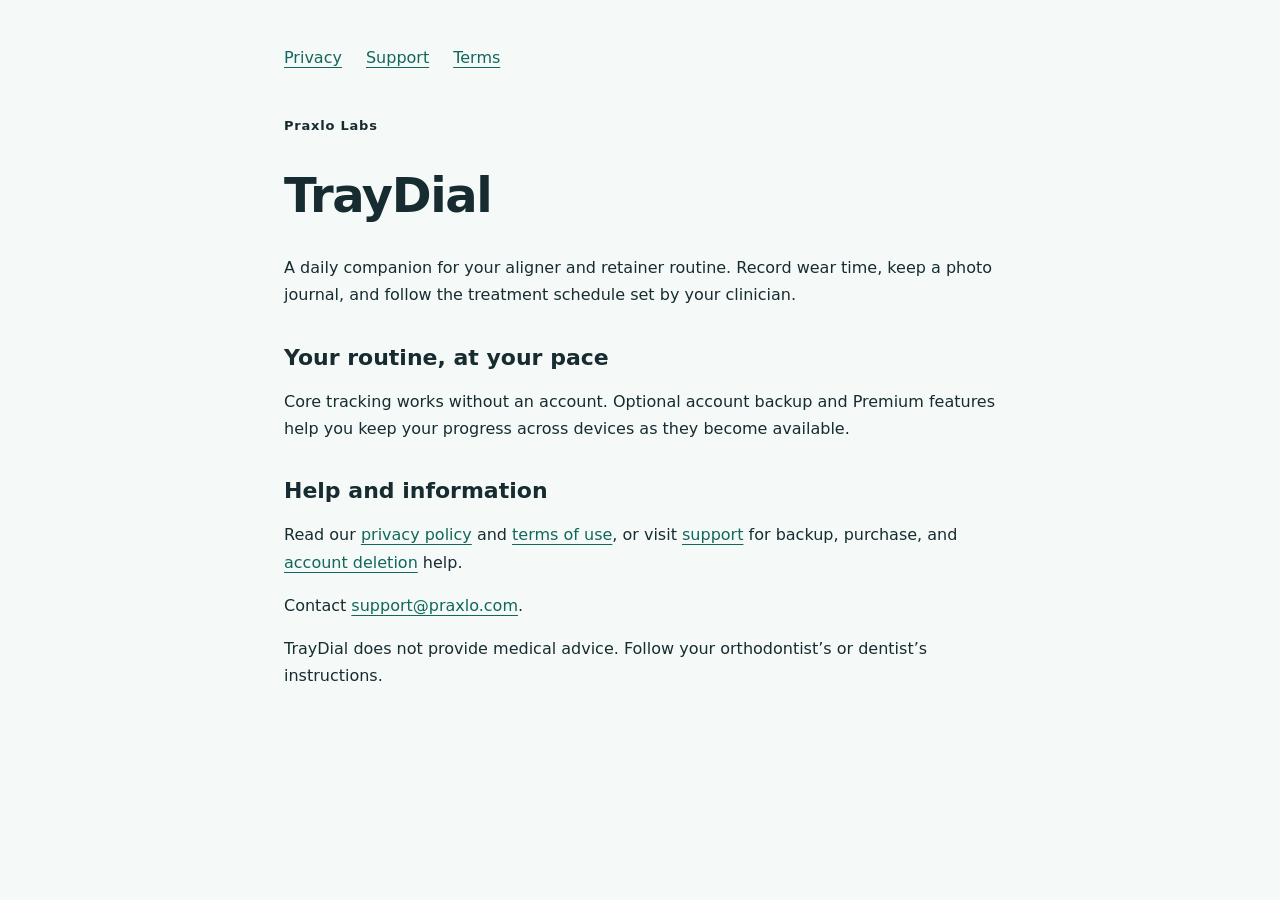
<file: index.html>
<!doctype html><html lang="en"><meta charset="utf-8"><meta name="viewport" content="width=device-width,initial-scale=1"><title>TrayDial — Praxlo Labs</title><link rel="stylesheet" href="style.css"><main><nav><a href="privacy.html">Privacy</a><a href="support.html">Support</a><a href="terms.html">Terms</a></nav><p class="eyebrow">Praxlo Labs</p><h1>TrayDial</h1><p>A daily companion for your aligner and retainer routine. Record wear time, keep a photo journal, and follow the treatment schedule set by your clinician.</p><h2>Your routine, at your pace</h2><p>Core tracking works without an account. Optional account backup and Premium features help you keep your progress across devices as they become available.</p><h2>Help and information</h2><p>Read our <a href="privacy.html">privacy policy</a> and <a href="terms.html">terms of use</a>, or visit <a href="support.html">support</a> for backup, purchase, and <a href="support.html#delete">account deletion</a> help.</p><p>Contact <a href="mailto:support@praxlo.com">support@praxlo.com</a>.</p><p>TrayDial does not provide medical advice. Follow your orthodontist’s or dentist’s instructions.</p></main></html>
</file>
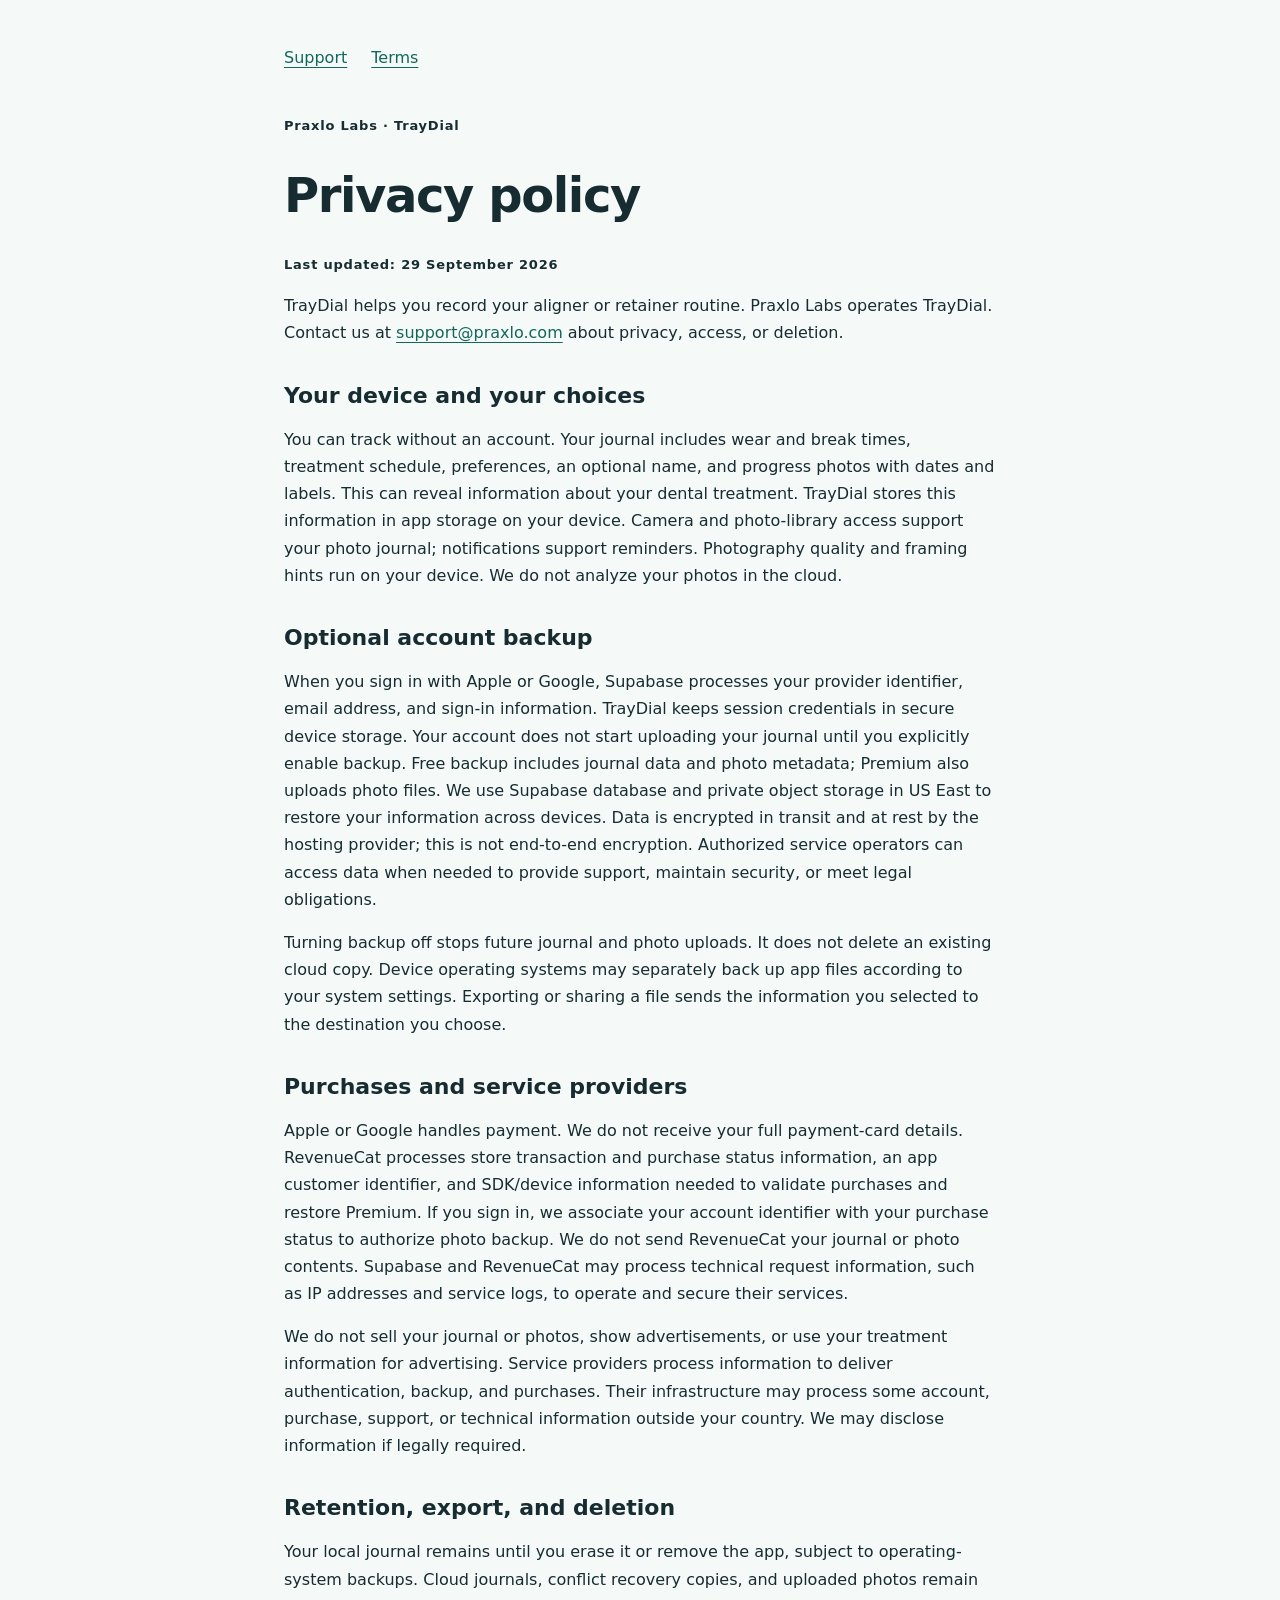
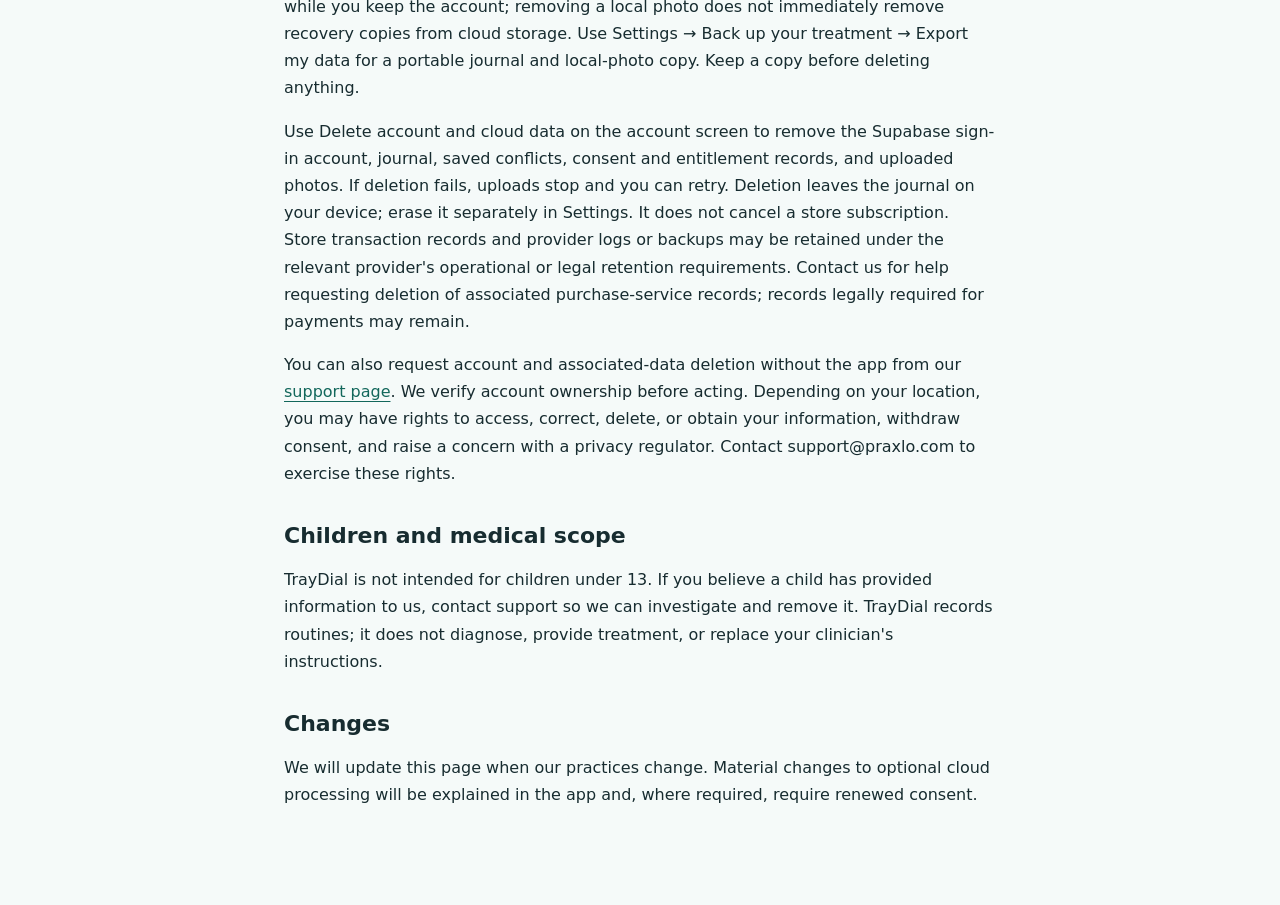
<file: privacy.html>
<!doctype html><html lang="en"><meta charset="utf-8"><meta name="viewport" content="width=device-width,initial-scale=1"><title>TrayDial Privacy Policy — Praxlo Labs</title><link rel="stylesheet" href="style.css"><main><nav><a href="support.html">Support</a><a href="terms.html">Terms</a></nav><p class="eyebrow">Praxlo Labs · TrayDial</p><h1>Privacy policy</h1><p class="eyebrow">Last updated: 29 September 2026</p>
<p>TrayDial helps you record your aligner or retainer routine. Praxlo Labs operates TrayDial. Contact us at <a href="mailto:support@praxlo.com">support@praxlo.com</a> about privacy, access, or deletion.</p>
<h2>Your device and your choices</h2><p>You can track without an account. Your journal includes wear and break times, treatment schedule, preferences, an optional name, and progress photos with dates and labels. This can reveal information about your dental treatment. TrayDial stores this information in app storage on your device. Camera and photo-library access support your photo journal; notifications support reminders. Photography quality and framing hints run on your device. We do not analyze your photos in the cloud.</p>
<h2>Optional account backup</h2><p>When you sign in with Apple or Google, Supabase processes your provider identifier, email address, and sign-in information. TrayDial keeps session credentials in secure device storage. Your account does not start uploading your journal until you explicitly enable backup. Free backup includes journal data and photo metadata; Premium also uploads photo files. We use Supabase database and private object storage in US East to restore your information across devices. Data is encrypted in transit and at rest by the hosting provider; this is not end-to-end encryption. Authorized service operators can access data when needed to provide support, maintain security, or meet legal obligations.</p>
<p>Turning backup off stops future journal and photo uploads. It does not delete an existing cloud copy. Device operating systems may separately back up app files according to your system settings. Exporting or sharing a file sends the information you selected to the destination you choose.</p>
<h2>Purchases and service providers</h2><p>Apple or Google handles payment. We do not receive your full payment-card details. RevenueCat processes store transaction and purchase status information, an app customer identifier, and SDK/device information needed to validate purchases and restore Premium. If you sign in, we associate your account identifier with your purchase status to authorize photo backup. We do not send RevenueCat your journal or photo contents. Supabase and RevenueCat may process technical request information, such as IP addresses and service logs, to operate and secure their services.</p>
<p>We do not sell your journal or photos, show advertisements, or use your treatment information for advertising. Service providers process information to deliver authentication, backup, and purchases. Their infrastructure may process some account, purchase, support, or technical information outside your country. We may disclose information if legally required.</p>
<h2>Retention, export, and deletion</h2><p>Your local journal remains until you erase it or remove the app, subject to operating-system backups. Cloud journals, conflict recovery copies, and uploaded photos remain while you keep the account; removing a local photo does not immediately remove recovery copies from cloud storage. Use Settings → Back up your treatment → Export my data for a portable journal and local-photo copy. Keep a copy before deleting anything.</p>
<p>Use Delete account and cloud data on the account screen to remove the Supabase sign-in account, journal, saved conflicts, consent and entitlement records, and uploaded photos. If deletion fails, uploads stop and you can retry. Deletion leaves the journal on your device; erase it separately in Settings. It does not cancel a store subscription. Store transaction records and provider logs or backups may be retained under the relevant provider's operational or legal retention requirements. Contact us for help requesting deletion of associated purchase-service records; records legally required for payments may remain.</p>
<p>You can also request account and associated-data deletion without the app from our <a href="support.html#delete">support page</a>. We verify account ownership before acting. Depending on your location, you may have rights to access, correct, delete, or obtain your information, withdraw consent, and raise a concern with a privacy regulator. Contact support@praxlo.com to exercise these rights.</p>
<h2>Children and medical scope</h2><p>TrayDial is not intended for children under 13. If you believe a child has provided information to us, contact support so we can investigate and remove it. TrayDial records routines; it does not diagnose, provide treatment, or replace your clinician's instructions.</p>
<h2>Changes</h2><p>We will update this page when our practices change. Material changes to optional cloud processing will be explained in the app and, where required, require renewed consent.</p></main></html>
</file>
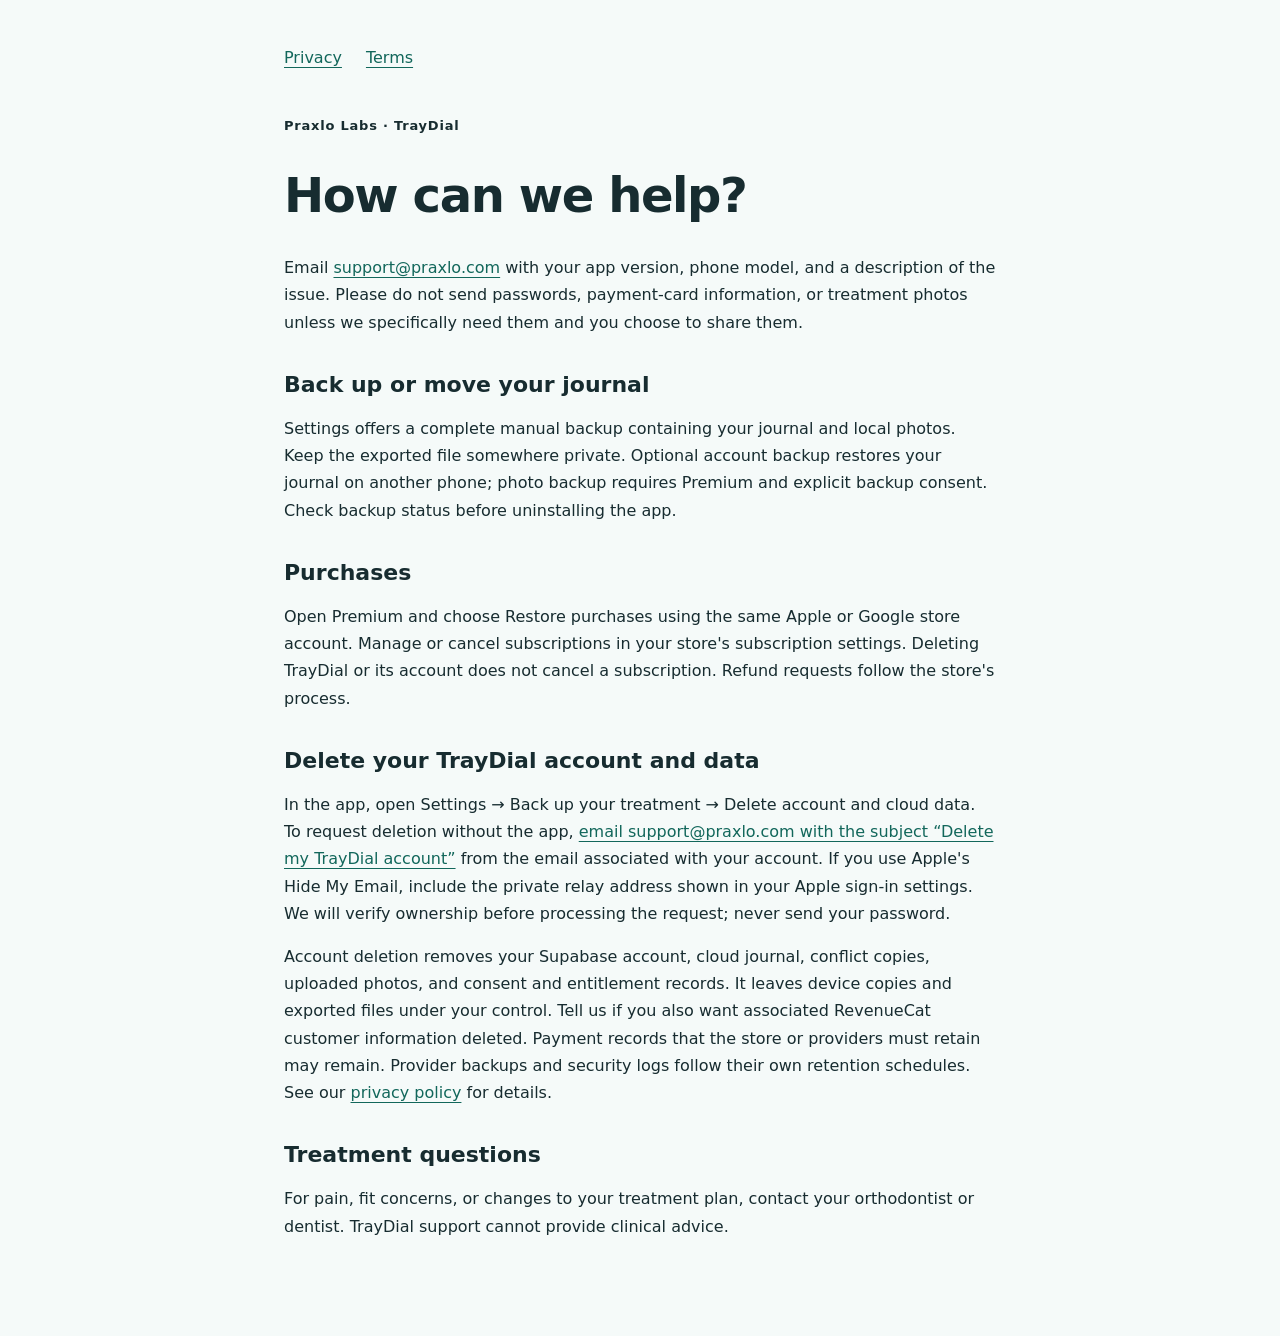
<file: support.html>
<!doctype html><html lang="en"><meta charset="utf-8"><meta name="viewport" content="width=device-width,initial-scale=1"><title>TrayDial Support — Praxlo Labs</title><link rel="stylesheet" href="style.css"><main><nav><a href="privacy.html">Privacy</a><a href="terms.html">Terms</a></nav><p class="eyebrow">Praxlo Labs · TrayDial</p><h1>How can we help?</h1><p>Email <a href="mailto:support@praxlo.com">support@praxlo.com</a> with your app version, phone model, and a description of the issue. Please do not send passwords, payment-card information, or treatment photos unless we specifically need them and you choose to share them.</p><h2>Back up or move your journal</h2><p>Settings offers a complete manual backup containing your journal and local photos. Keep the exported file somewhere private. Optional account backup restores your journal on another phone; photo backup requires Premium and explicit backup consent. Check backup status before uninstalling the app.</p><h2>Purchases</h2><p>Open Premium and choose Restore purchases using the same Apple or Google store account. Manage or cancel subscriptions in your store's subscription settings. Deleting TrayDial or its account does not cancel a subscription. Refund requests follow the store's process.</p><h2 id="delete">Delete your TrayDial account and data</h2><p>In the app, open Settings → Back up your treatment → Delete account and cloud data. To request deletion without the app, <a href="mailto:support@praxlo.com?subject=Delete%20my%20TrayDial%20account">email support@praxlo.com with the subject “Delete my TrayDial account”</a> from the email associated with your account. If you use Apple's Hide My Email, include the private relay address shown in your Apple sign-in settings. We will verify ownership before processing the request; never send your password.</p><p>Account deletion removes your Supabase account, cloud journal, conflict copies, uploaded photos, and consent and entitlement records. It leaves device copies and exported files under your control. Tell us if you also want associated RevenueCat customer information deleted. Payment records that the store or providers must retain may remain. Provider backups and security logs follow their own retention schedules. See our <a href="privacy.html">privacy policy</a> for details.</p><h2>Treatment questions</h2><p>For pain, fit concerns, or changes to your treatment plan, contact your orthodontist or dentist. TrayDial support cannot provide clinical advice.</p></main></html>
</file>
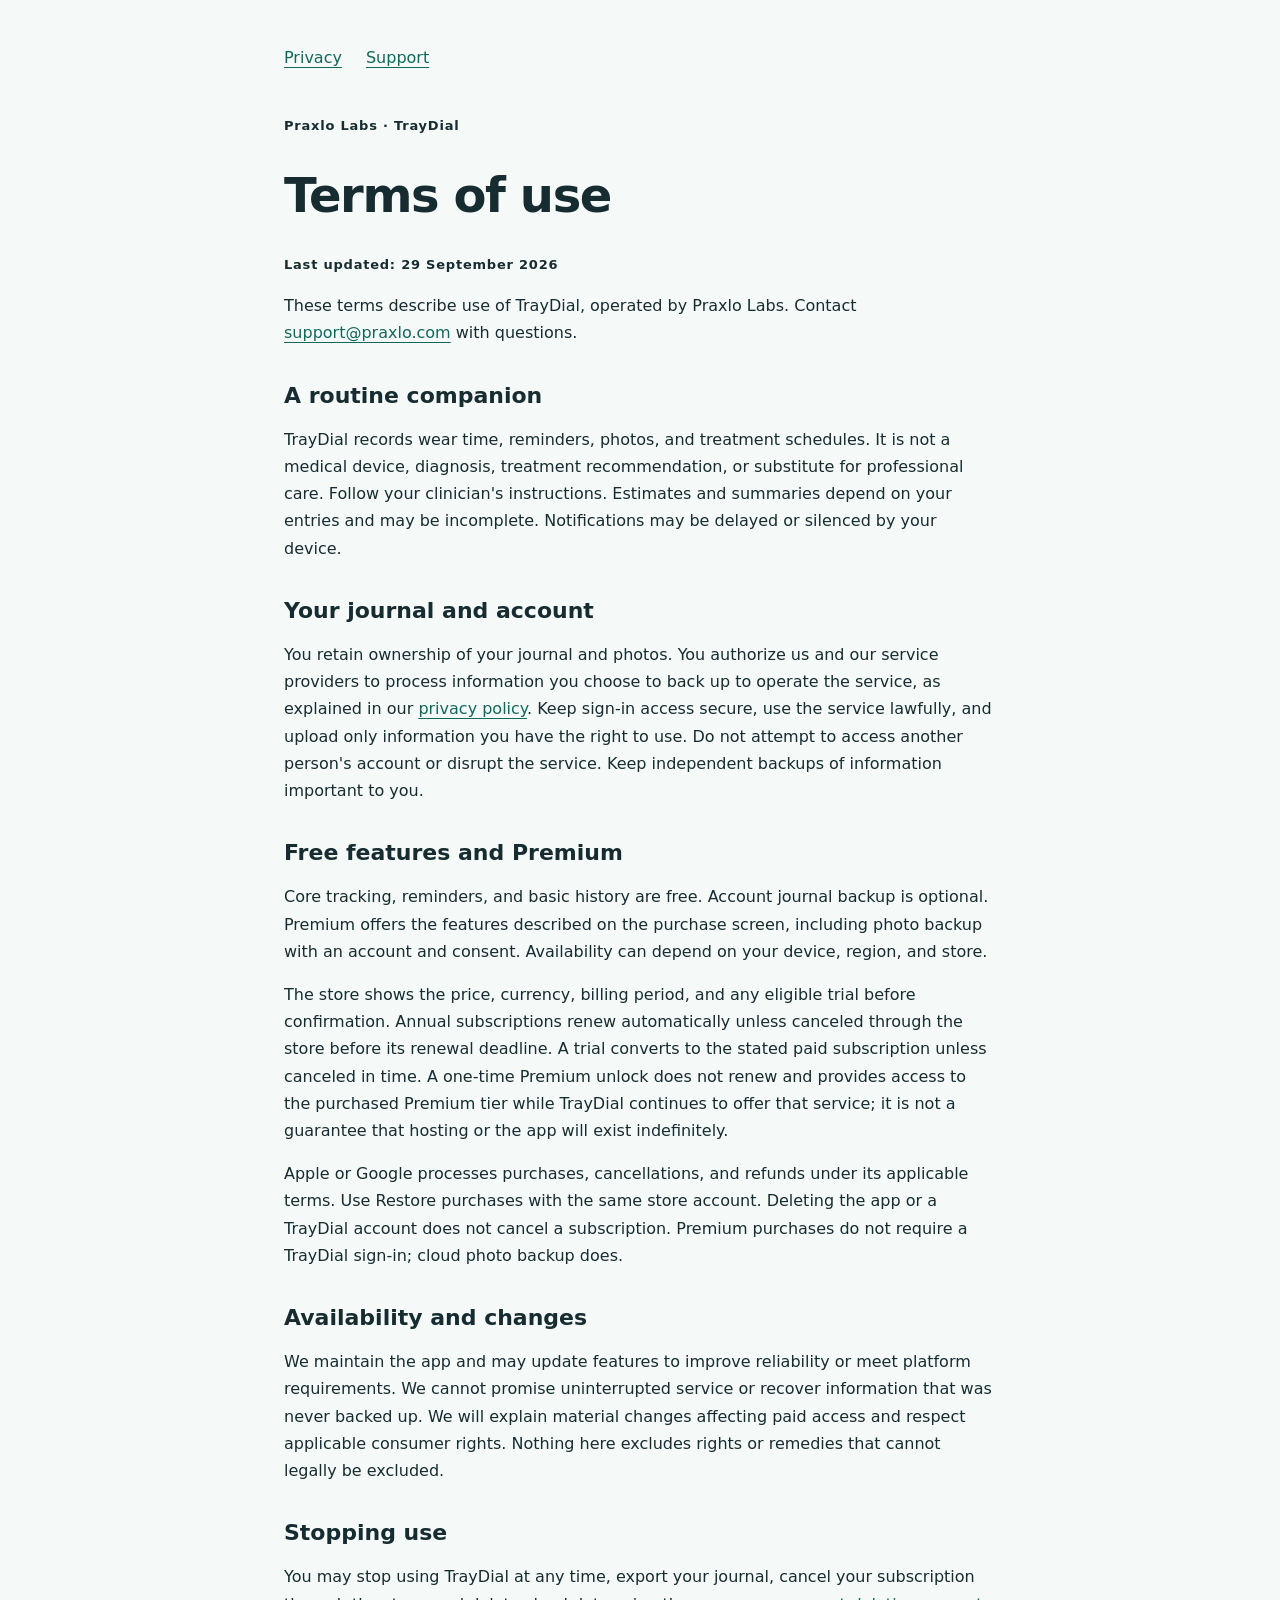
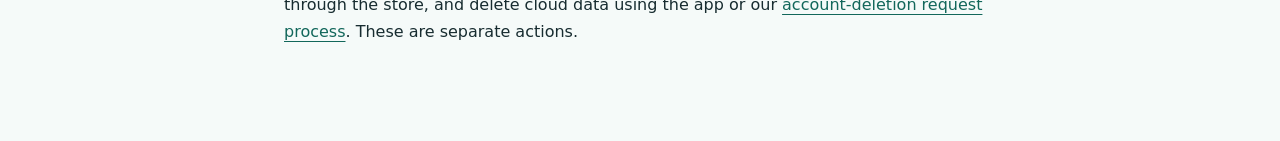
<file: terms.html>
<!doctype html><html lang="en"><meta charset="utf-8"><meta name="viewport" content="width=device-width,initial-scale=1"><title>TrayDial Terms — Praxlo Labs</title><link rel="stylesheet" href="style.css"><main><nav><a href="privacy.html">Privacy</a><a href="support.html">Support</a></nav><p class="eyebrow">Praxlo Labs · TrayDial</p><h1>Terms of use</h1><p class="eyebrow">Last updated: 29 September 2026</p><p>These terms describe use of TrayDial, operated by Praxlo Labs. Contact <a href="mailto:support@praxlo.com">support@praxlo.com</a> with questions.</p><h2>A routine companion</h2><p>TrayDial records wear time, reminders, photos, and treatment schedules. It is not a medical device, diagnosis, treatment recommendation, or substitute for professional care. Follow your clinician's instructions. Estimates and summaries depend on your entries and may be incomplete. Notifications may be delayed or silenced by your device.</p><h2>Your journal and account</h2><p>You retain ownership of your journal and photos. You authorize us and our service providers to process information you choose to back up to operate the service, as explained in our <a href="privacy.html">privacy policy</a>. Keep sign-in access secure, use the service lawfully, and upload only information you have the right to use. Do not attempt to access another person's account or disrupt the service. Keep independent backups of information important to you.</p><h2>Free features and Premium</h2><p>Core tracking, reminders, and basic history are free. Account journal backup is optional. Premium offers the features described on the purchase screen, including photo backup with an account and consent. Availability can depend on your device, region, and store.</p><p>The store shows the price, currency, billing period, and any eligible trial before confirmation. Annual subscriptions renew automatically unless canceled through the store before its renewal deadline. A trial converts to the stated paid subscription unless canceled in time. A one-time Premium unlock does not renew and provides access to the purchased Premium tier while TrayDial continues to offer that service; it is not a guarantee that hosting or the app will exist indefinitely.</p><p>Apple or Google processes purchases, cancellations, and refunds under its applicable terms. Use Restore purchases with the same store account. Deleting the app or a TrayDial account does not cancel a subscription. Premium purchases do not require a TrayDial sign-in; cloud photo backup does.</p><h2>Availability and changes</h2><p>We maintain the app and may update features to improve reliability or meet platform requirements. We cannot promise uninterrupted service or recover information that was never backed up. We will explain material changes affecting paid access and respect applicable consumer rights. Nothing here excludes rights or remedies that cannot legally be excluded.</p><h2>Stopping use</h2><p>You may stop using TrayDial at any time, export your journal, cancel your subscription through the store, and delete cloud data using the app or our <a href="support.html#delete">account-deletion request process</a>. These are separate actions.</p></main></html>
</file>
<file: style.css>
:root{color-scheme:light dark;font-family:system-ui,sans-serif;color:#172c30;background:#f5faf9}*{box-sizing:border-box}body{margin:0}main{max-width:760px;margin:auto;padding:48px 24px 80px}nav{display:flex;gap:24px;margin-bottom:48px}a{color:#12675b;text-underline-offset:4px}h1{font-size:clamp(32px,7vw,48px);line-height:1.1;letter-spacing:-1.4px}h2{margin-top:36px;font-size:22px}p{line-height:1.7}.eyebrow{font-size:13px;letter-spacing:.06em;font-weight:650}.draft{padding:12px 16px;background:#e3eeeb;border-radius:10px;font-size:14px}@media(prefers-color-scheme:dark){:root{color:#eaf4ef;background:#101916}a{color:#9cdec8}.draft{background:#24322c}}
</file>
